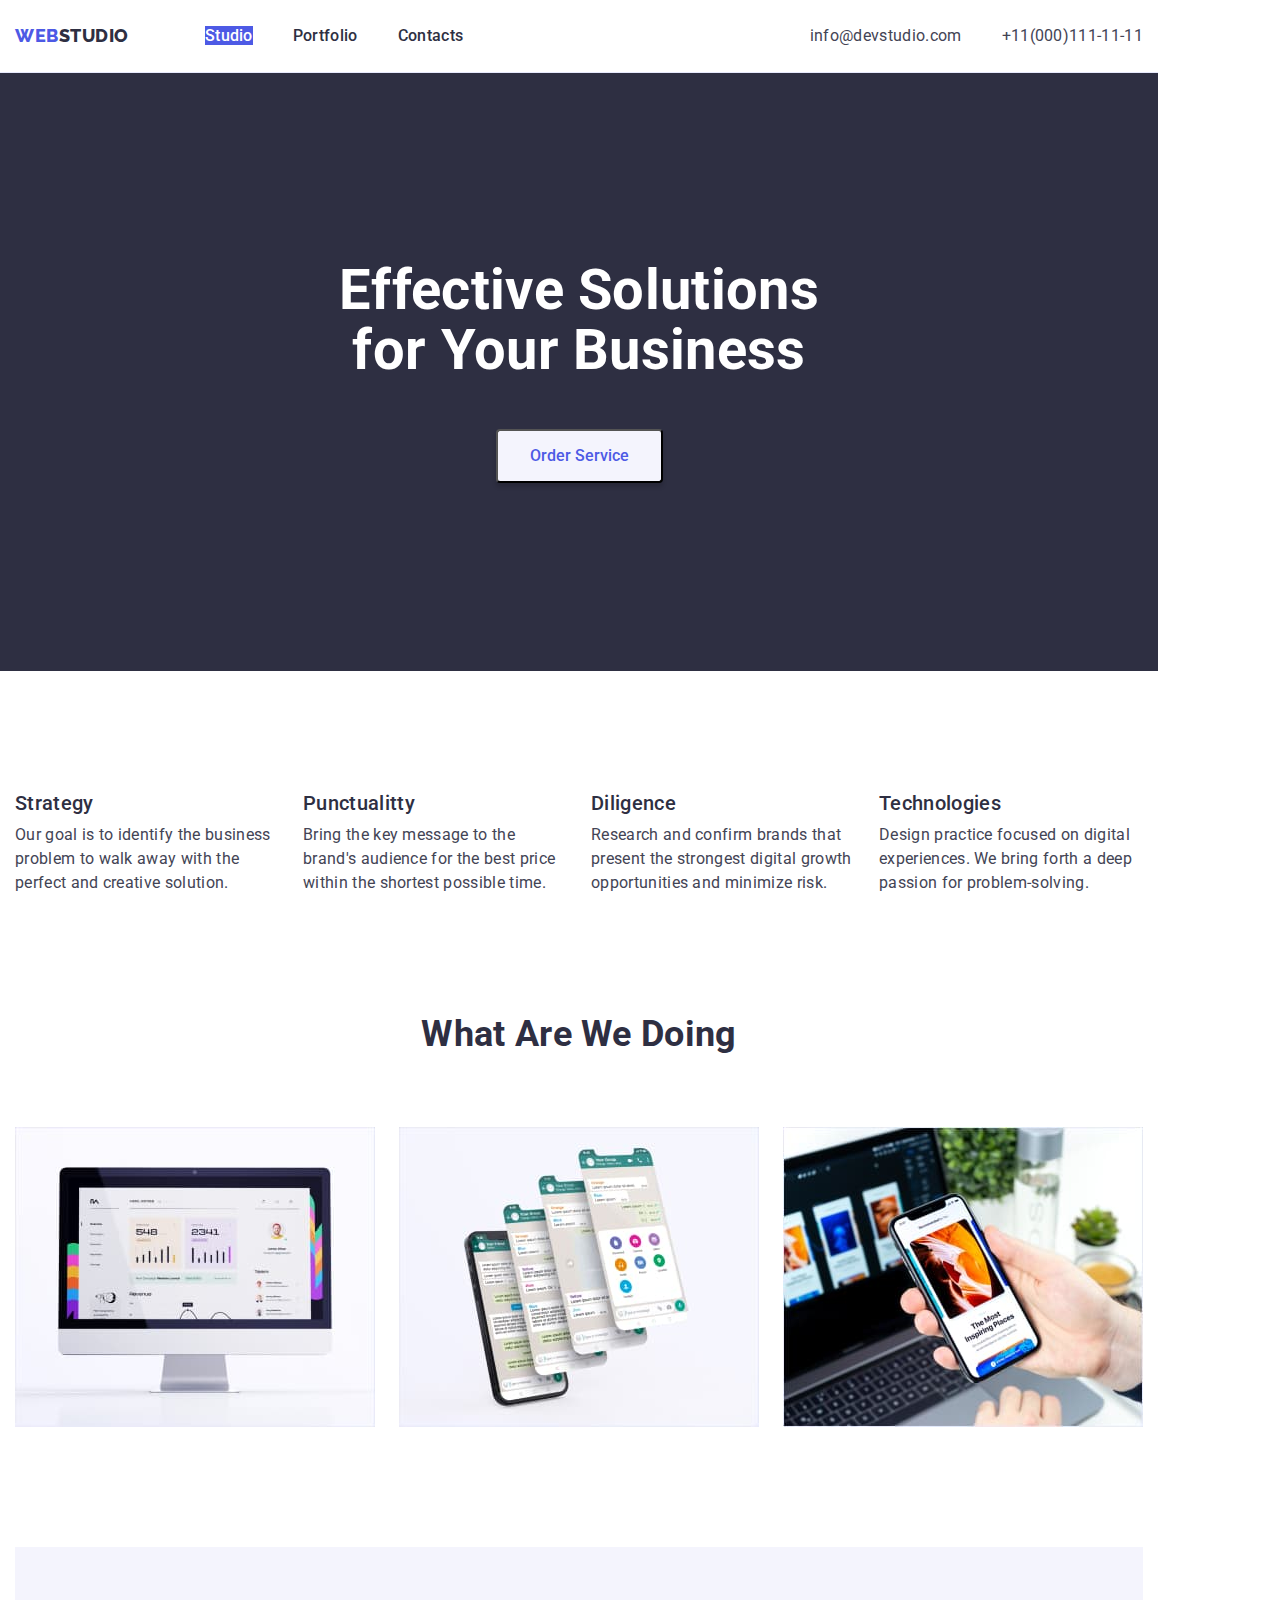
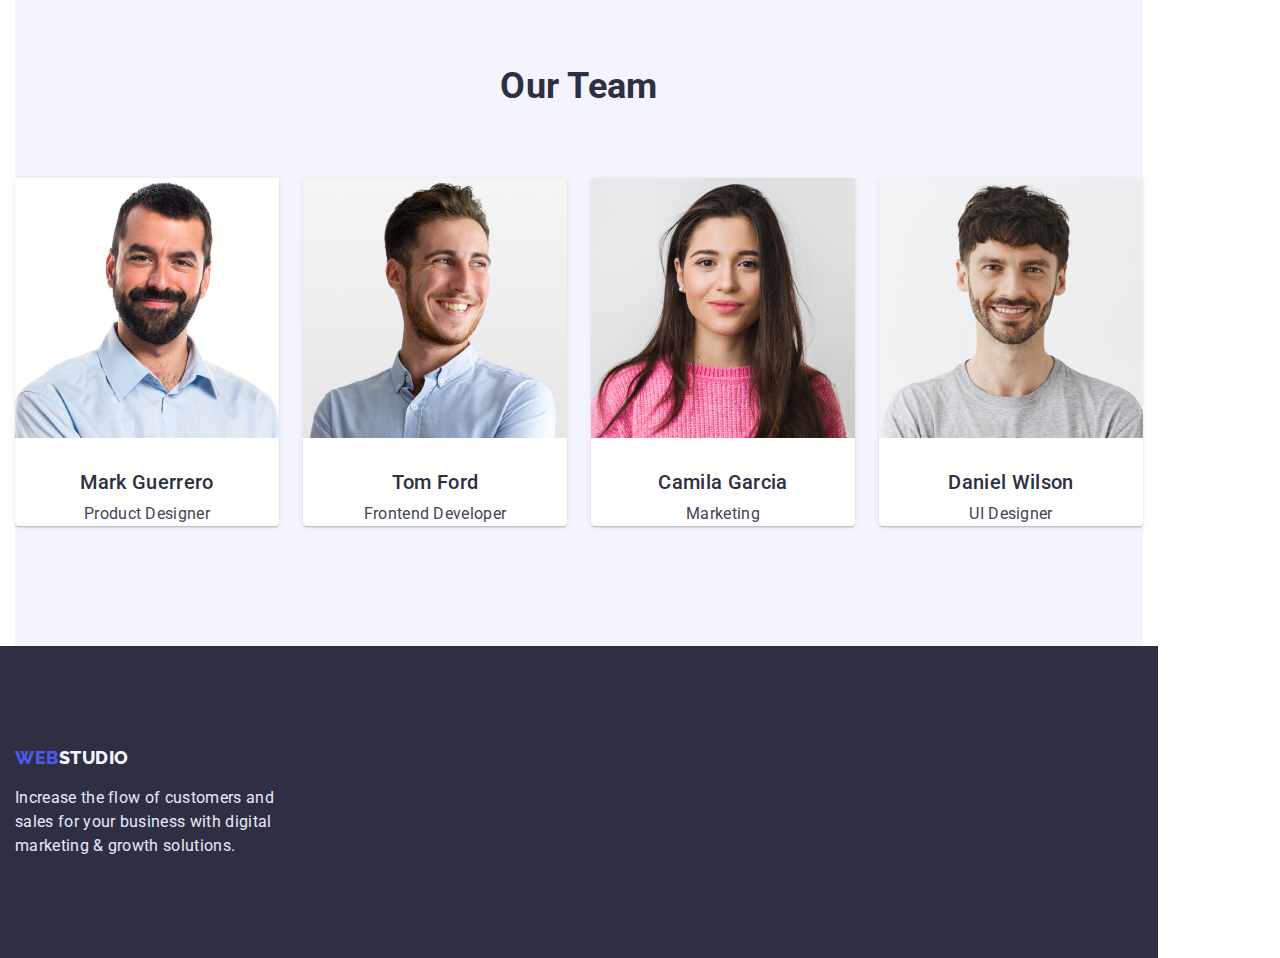
<file: index.html>
<!DOCTYPE html>
<html lang="en">
<head>
    <meta charset="UTF-8">
    <meta http-equiv="X-UA-Compatible" content="IE=edge">
    <meta name="viewport" content="width=device-width, initial-scale=1.0">
    <title>Document</title>
    <link 
    href="https://fonts.googleapis.com/css2?family=Raleway:wght@800&family=Roboto:wght@400;500;700;900&display=swap" 
    rel="stylesheet">
    <link rel="stylesheet" href="https://cdnjs.cloudflare.com/ajax/libs/modern-normalize/1.1.0/modern-normalize.css" integrity="sha512-Y0MM+V6ymRKN2zStTqzQ227DWhhp4Mzdo6gnlRnuaNCbc+YN/ZH0sBCLTM4M0oSy9c9VKiCvd4Jk44aCLrNS5Q==" crossorigin="anonymous" referrerpolicy="no-referrer" />
    <link rel="stylesheet" href="./css/style.css">
</head>
<body>
    <!-- ==================LOGO====== -->
    <header class="header">
        <div class="container">
            <nav class="header-nav">
            <a class="header-logo" href="./index.html">WEB<span class="header-logo-studio">STUDIO</span></a>
            <!-- ======================NAVIGATION -->
            <ul class="header-list list">
                <li class="header-item">
                    <a href="./index.html" class="header-link link current">Studio</a>
                </li>
                <li>
                    <a href="./portfolio.html" class="header-link link">Portfolio</a>
                </li>
                <li>
                    <a href=""class="header-link link">Contacts</a>
                </li>
            </ul>
            </nav>
            <address class="header-address">
                <ul class="header-list list">
                    <li class="header-item">
                        <a class="address-link link" href="mailto:info@devstudio.com">info@devstudio.com</a>
                    </li>
                    <li>
                        <a class="address-link link" href="tel:+11(000)1111111">+11(000)111-11-11</a>
                    </li>
                </ul>
            </address>
        </container>
    </header>
    <main>
        <!-- ================HERO -->
        <section class="zagolowok">
            <!-- ================ZAGOLOWOK -->
                <div class="container-main-title">
                    <h1 class="main-title">Effective Solutions for Your Business</h1>
                    <!-- =================kmopka glawnaja-->
                    <button type="button" class="hero-btn-order btn">Order Service</button>
                </div>
            </section>
        <section class="hero">
            <div class="container">
                <!-- daem-hero title cztoby spriatat' -->
            <h2 class="hero-title">our features</h2>
            <!-- =================text -->
            <div class="hero-text">
                <ul class="hero-list list">
                    <li class="hero-item">
                        <h3 class="hero-title-description">Strategy</h3>
                        <p class="hero-item-text">
                            Our goal is to identify the business problem to walk away with the perfect and creative solution.
                        </p>
                    </li>
                    <li class="hero-item">
                        <h3 class="hero-title-description">Punctualitty</h3>
                        <p class="hero-item-text">
                            Bring the key message to the brand's audience for the best price within the shortest possible time.
                        </p>
                    </li>
                    <li class="hero-item">
                        <h3 class="hero-title-description">Diligence</h3>
                        <p class="hero-item-text">
                            Research and confirm brands that present the strongest digital growth opportunities and minimize risk.
                        </p>
                    </li>
                    <li class="hero-item">
                        <h3 class="hero-title-description">Technologies</h3>
                        <p class="hero-item-text">
                            Design practice focused on digital experiences. We bring forth a deep passion for problem-solving.
                        </p>
                    </li>
                </ul>
            </div>
            </div>
                </section>
                <!-- ======================WHAT WE ARE -->
                <section class="gallery-action">   
                <div class="container">
                    <h2 class="gallery-team">What are we doing</h2>
                    <ul class="gallery-pics-list list">
                        <li class="gallery-pics-item">
                            <img class="img" src="./images/computer/computer.jpg" alt="computer with charts" width="360" />
                        </li>
                        <li class="gallery-pics-item">
                            <img class="img" src="./images/computer/screens.jpg" alt="different screens" width="360" />
                        </li>
                        <li class="gallery-pics-item">
                            <img class="img" src="./images/computer/smartphone.jpg" alt="phone and lap top" width="360" />
                        </li>
                    </ul>
                </div>
            </section>
        <div class="container">
            <section class="gallery">
                <!-- =====================OUR TEAM -->
                <h2 class="gallery-team">Our Team</h2>
                <ul class="hero-list-team list">
                    <li class="team-item">
                        <img class="img" src="./images/team/mark.jpg" alt="Mark's photo" width="264" height="260" />
                        <h3 class="gallery-team-member">Mark Guerrero</h3>
                        <p class="hero-item-text">Product Designer</p>
                    </li>
                    <li class="team-item">
                        <img class="img" src="./images/team/tom.jpg" alt="Tom's photo" width="264" height="260" />
                        <h3 class="gallery-team-member">Tom Ford</h3>
                        <p class="hero-item-text">Frontend Developer</p>
                    </li>
                    <li class="team-item">
                        <img class="img" src="./images/team/camila.jpg" alt="Camila's photo" width="264" height="260" />
                        <h3 class="gallery-team-member">Camila Garcia</h3>
                        <p class="hero-item-text">Marketing</p>
                    </li>
                    <li class="team-item">
                        <img class="img" src="./images/team/daniel.jpg" alt="Daniel's photo" width="264" height="260" />
                        <h3 class="gallery-team-member">Daniel Wilson</h3>
                        <p class="hero-item-text">UI Designer</p>
                    </li>
                </ul>
            </section>
        </div>
    </main>
    <!-- ==================================FOOTER -->
    <footer class="footer">
        <div class="container">
            <a class="header-logo" href="./index.html">WEB<span class="footer-logo-studio">STUDIO</span></a>
            <p class="footer-text">
                Increase the flow of customers and sales for your business with digital <br> marketing & growth solutions.
            </p>
        </div>
    </footer>
</body>
</html>
</file>
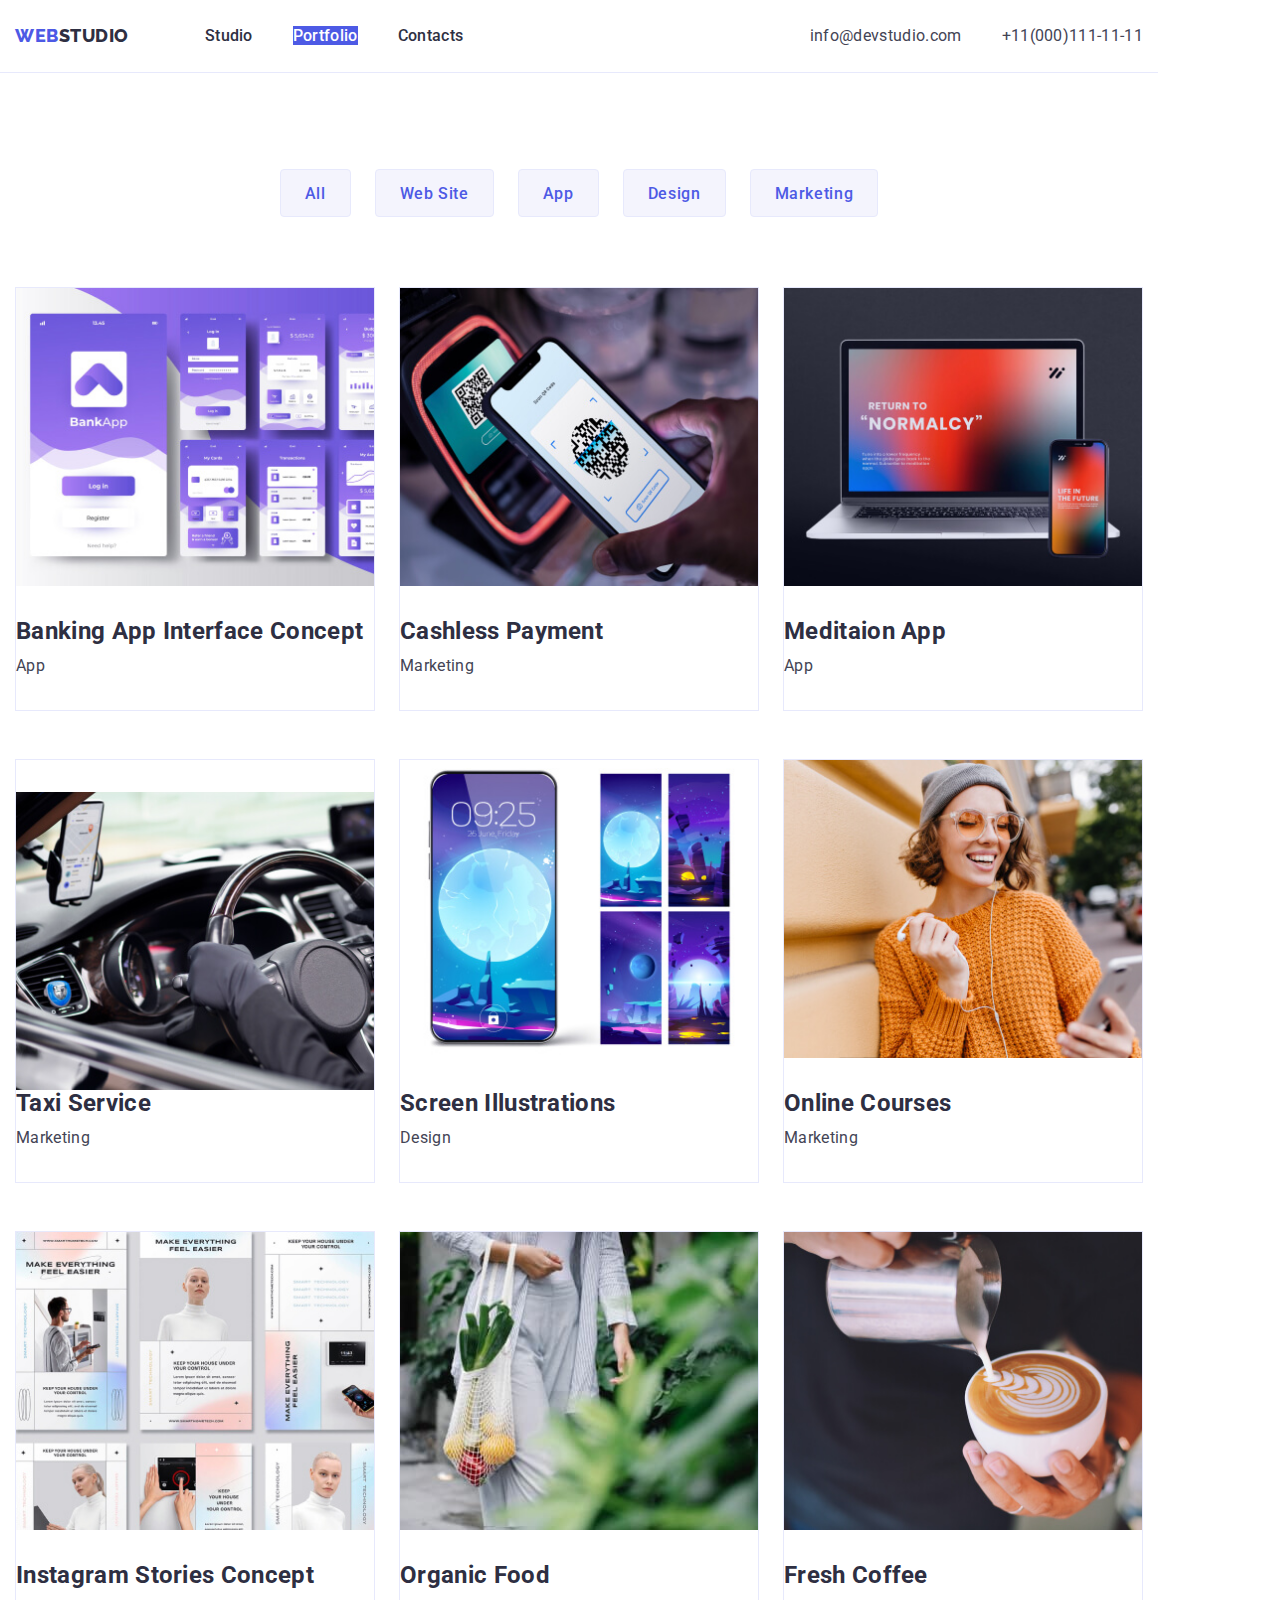
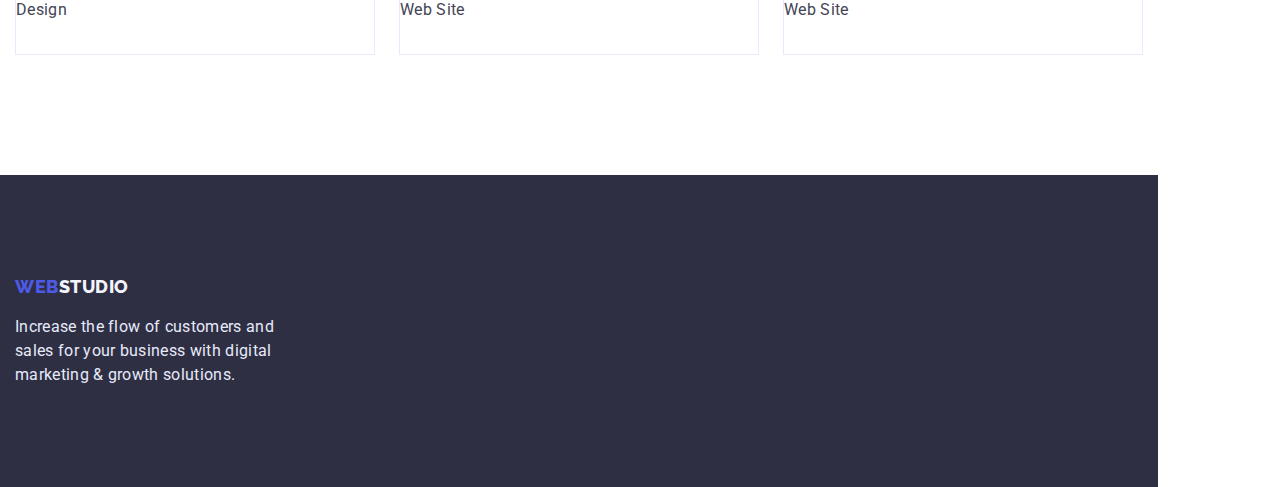
<file: portfolio.html>
<!DOCTYPE html>
<html lang="en">
<head>
    <meta charset="UTF-8">
    <meta http-equiv="X-UA-Compatible" content="IE=edge">
    <meta name="viewport" content="width=device-width, initial-scale=1.0">
    <title>portfolio</title>
    <link 
    href="https://fonts.googleapis.com/css2?family=Raleway:wght@800&family=Roboto:wght@400;500;700;900&display=swap" 
    rel="stylesheet">
    <link rel="stylesheet" href="https://cdnjs.cloudflare.com/ajax/libs/modern-normalize/1.1.0/modern-normalize.css" integrity="sha512-Y0MM+V6ymRKN2zStTqzQ227DWhhp4Mzdo6gnlRnuaNCbc+YN/ZH0sBCLTM4M0oSy9c9VKiCvd4Jk44aCLrNS5Q==" crossorigin="anonymous" referrerpolicy="no-referrer" />
    <link rel="stylesheet" href="./css/style.css">
</head>
<body>
    <!--   ======================== LOGO -->
    <header class="header">
        <div class="container">
            <nav class="header-nav">
            <a class="header-logo" href="./portfolio.html">WEB<span class="header-logo-studio">STUDIO</span></a>
            <!--  ==========================NAWIGATION -->
            <ul class="header-list list">
                <li class="header-item">
                    <a class="header-link link" href="./index.html">Studio</a>
                </li>
                <li class="header-item">
                    <a class="header-link link current" href="./portfolio.html">Portfolio</a>
                </li>
                <li class="header-item">
                    <a class="header-link link" href="">Contacts</a>
                </li>
            </ul>
        </nav>
        <!-- =====================ADDRESS -->
        <address class="header-address">
            <ul class="header-list list">
                <li class="header-item">
                    <a class="address-link link" href="mailto:info@devstudio.com">info@devstudio.com</a>
                </li>
                <li>
                    <a class="address-link link" href="tel:+11(000)1111111">+11(000)111-11-11</a>
                </li>
            </ul>
        </div>
        </address>
    </header>
    <!-- ==============================OSNOWNAJA CZAST' -->
        <main>
            <section class="hero">
                <!-- ========================KNOPKI -->
                <div class="container">
                    <ul class="hero-btn-list list">
                        <li class="hero-btn-item"> 
                        <button type="button" class="hero-btn btn">All</button>
                        </li>
                        <li class="hero-btn-item">
                            <button type="button" class="hero-btn btn">Web Site</button>
                        </li>
                        <li class="hero-btn-item">
                            <button type="button" class="hero-btn btn">App</button>
                        </li>
                        <li class="hero-btn-item">
                            <button type="button" class="hero-btn btn">Design</button>
                        </li>
                        <li class="hero-btn-item">
                            <button type="button" class="hero-btn btn">Marketing</button>
                        </li>
                    </ul>
                </div>
            </section>
<!-- ====================================KARTINKI -->
            <section class="hero-portfolio">
                <h1 class="hero-title">PORFOLIO</h1>
                    <div class="container">
                        <ul class="hero-portfolio-list list">
                                            <li class="hero-item">
                                                <img class="img" src="./images/portfolio/bankapp.jpg" alt="banking app" width="360"/>
                                                <div class="portfolio-text-wrap">
                                                    <h2 class="hero-portfolio-description">Banking App Interface Concept</h2>
                                                        <p class="hero-item-text">App</p>
                                                </div>
                                            </li>
                                            <li class="hero-item">
                                                <img class="img" src="./images/portfolio/qrcode.jpg" alt="qrcode" width="360"/>
                                                <div class="portfolio-text-wrap">
                                                    <h2 class="hero-portfolio-description">Cashless Payment</h2>
                                                        <p class="hero-item-text">Marketing</p>
                                                </div>
                                            </li>
                                            <li class="hero-item">
                                                <img class="img" src="./images/portfolio/phone&laptop.jpg" alt="phone&laptop" width="360"/>
                                                <div class="portfolio-text-wrap">
                                                    <h2 class="hero-portfolio-description">Meditaion App</h2>
                                                        <p class="hero-item-text">App</p>
                                                </div>
                                            </li>
                                            <li class="hero-item">
                                                <div class="portfolio-text-wrap">
                                                    <img class="img" src="./images/portfolio/taxiservice.jpg" alt="drivingwheel" width="360"/>
                                                    <h2 class="hero-portfolio-description">Taxi Service</h2>
                                                        <p class="hero-item-text">Marketing</p>
                                                </div>
                                            </li>
                                            <li class="hero-item">
                                                <img class="img" src="./images/portfolio/wallpapers.jpg" alt="wallpapers" width="360"/>
                                                <div class="portfolio-text-wrap">
                                                    <h2 class="hero-portfolio-description">Screen Illustrations</h2>
                                                        <p class="hero-item-text">Design</p>
                                                </div>
                                            </li>
                                            <li  class="hero-item">
                                                <img class="img" src="./images/portfolio/womansmiling.jpg" alt="woman's smiling" width="360"/>
                                                <div class="portfolio-text-wrap">
                                                    <h2 class="hero-portfolio-description">Online Courses</h2>
                                                        <p class="hero-item-text">Marketing</p>
                                                </div>
                                            </li>
                                            <li class="hero-item">
                                                <img class="img" src="./images/portfolio/instagamconcept.jpg" alt="instagam concept" width="360"/>
                                                <div class="portfolio-text-wrap">
                                                    <h2 class="hero-portfolio-description">Instagram Stories Concept</h2>
                                                        <p class="hero-item-text">Design</p>
                                                </div>
                                            </li>
                                            <li class="hero-item">
                                                <img class="img" src="./images/portfolio/vegatables.jpg" alt="vegatables" width="360"/>
                                                <div class="portfolio-text-wrap">
                                                    <h2 class="hero-portfolio-description">Organic Food</h2>
                                                        <p class="hero-item-text">Web Site</p>
                                                </div>
                                            </li>
                                            <li class="hero-item">
                                                <img class="img" src="./images/portfolio/coffee.jpg" alt="cappucino" width="360"/>
                                                <div class="portfolio-text-wrap">
                                                    <h2 class="hero-portfolio-description">Fresh Coffee</h2>
                                                        <p class="hero-item-text">Web Site</p>
                                                </div>
                                            </li>
                                        </ul>
                    </div>   
                </section>
        </main>
        <!-- =========================FOOOOOOOOTER -->
        <footer class="footer">
        <div class="container">
            <a class="header-logo" href="./portfolio.html">WEB<span class="footer-logo-studio">STUDIO</span></a>
            <p class="footer-text">
                Increase the flow of customers and sales for your business with digital <br> marketing & growth solutions.
            </p>
        </div>
    </footer>
</body>
</html>
</file>
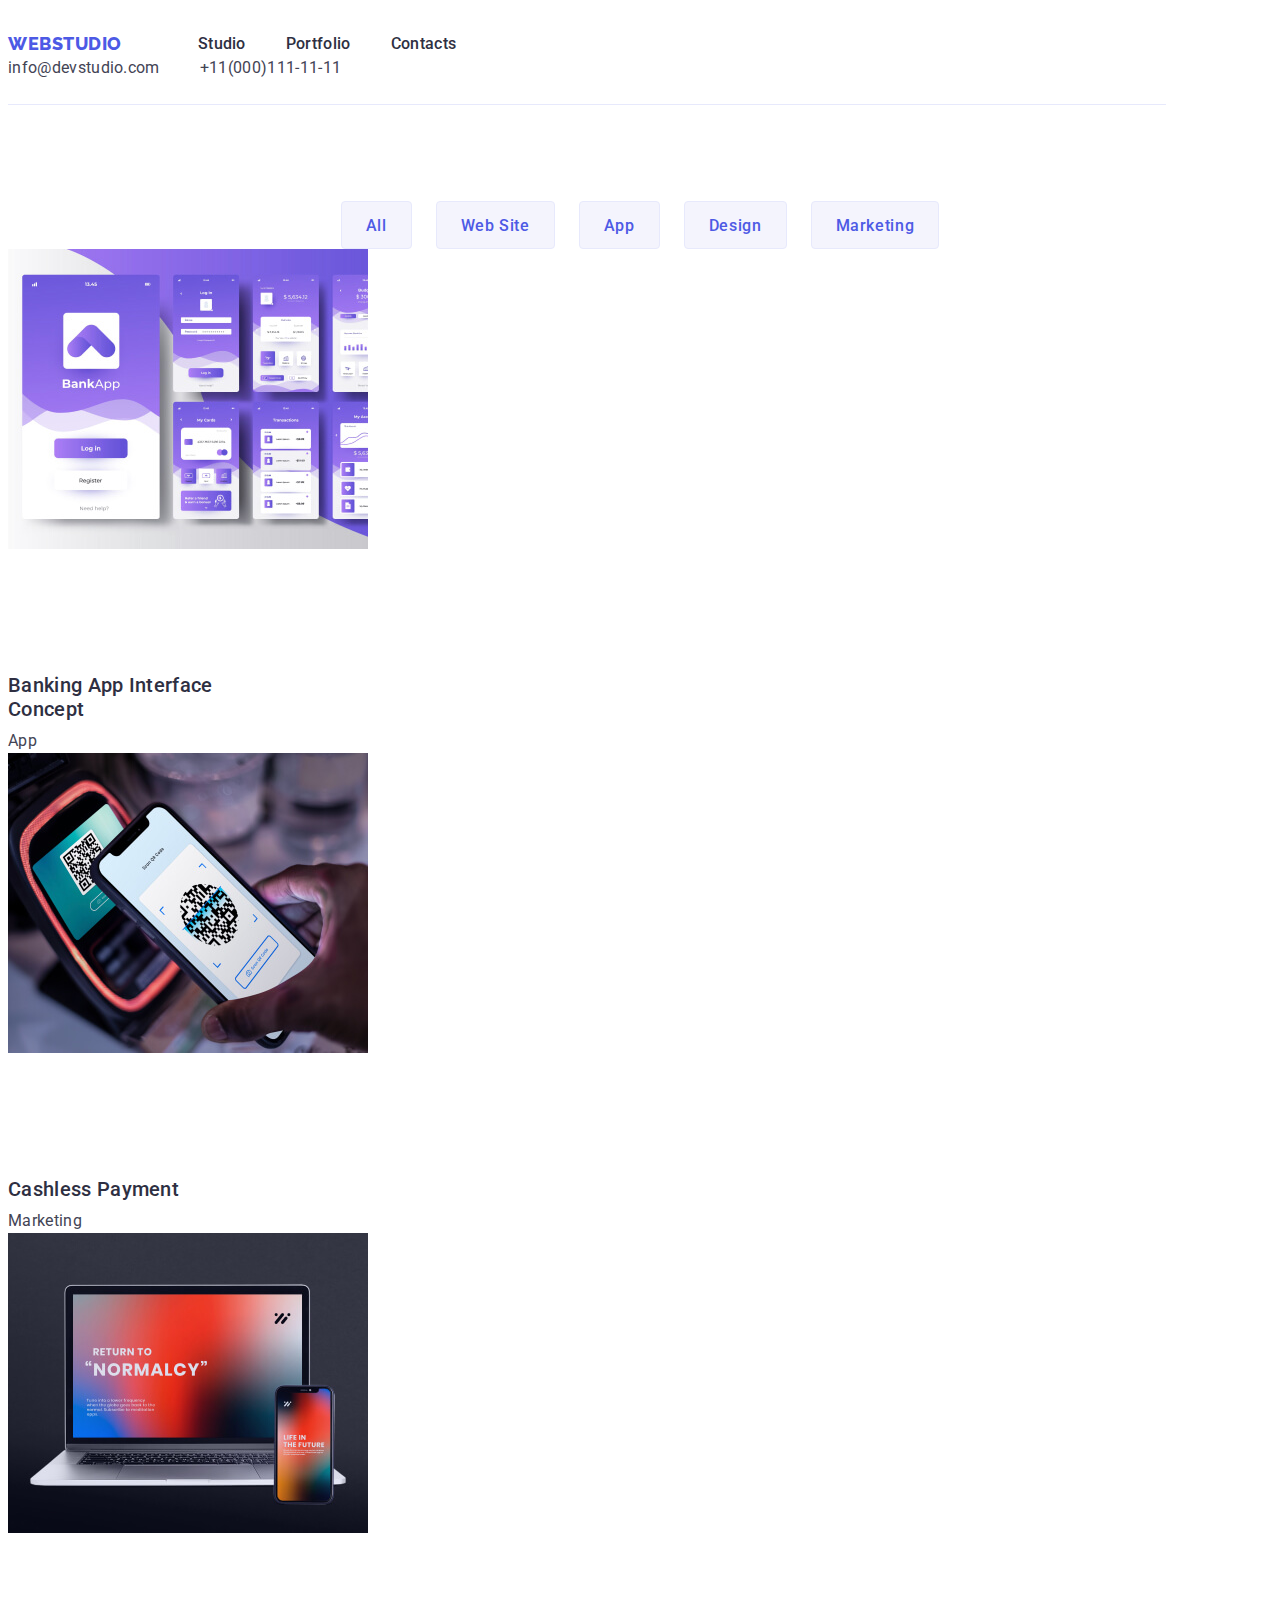
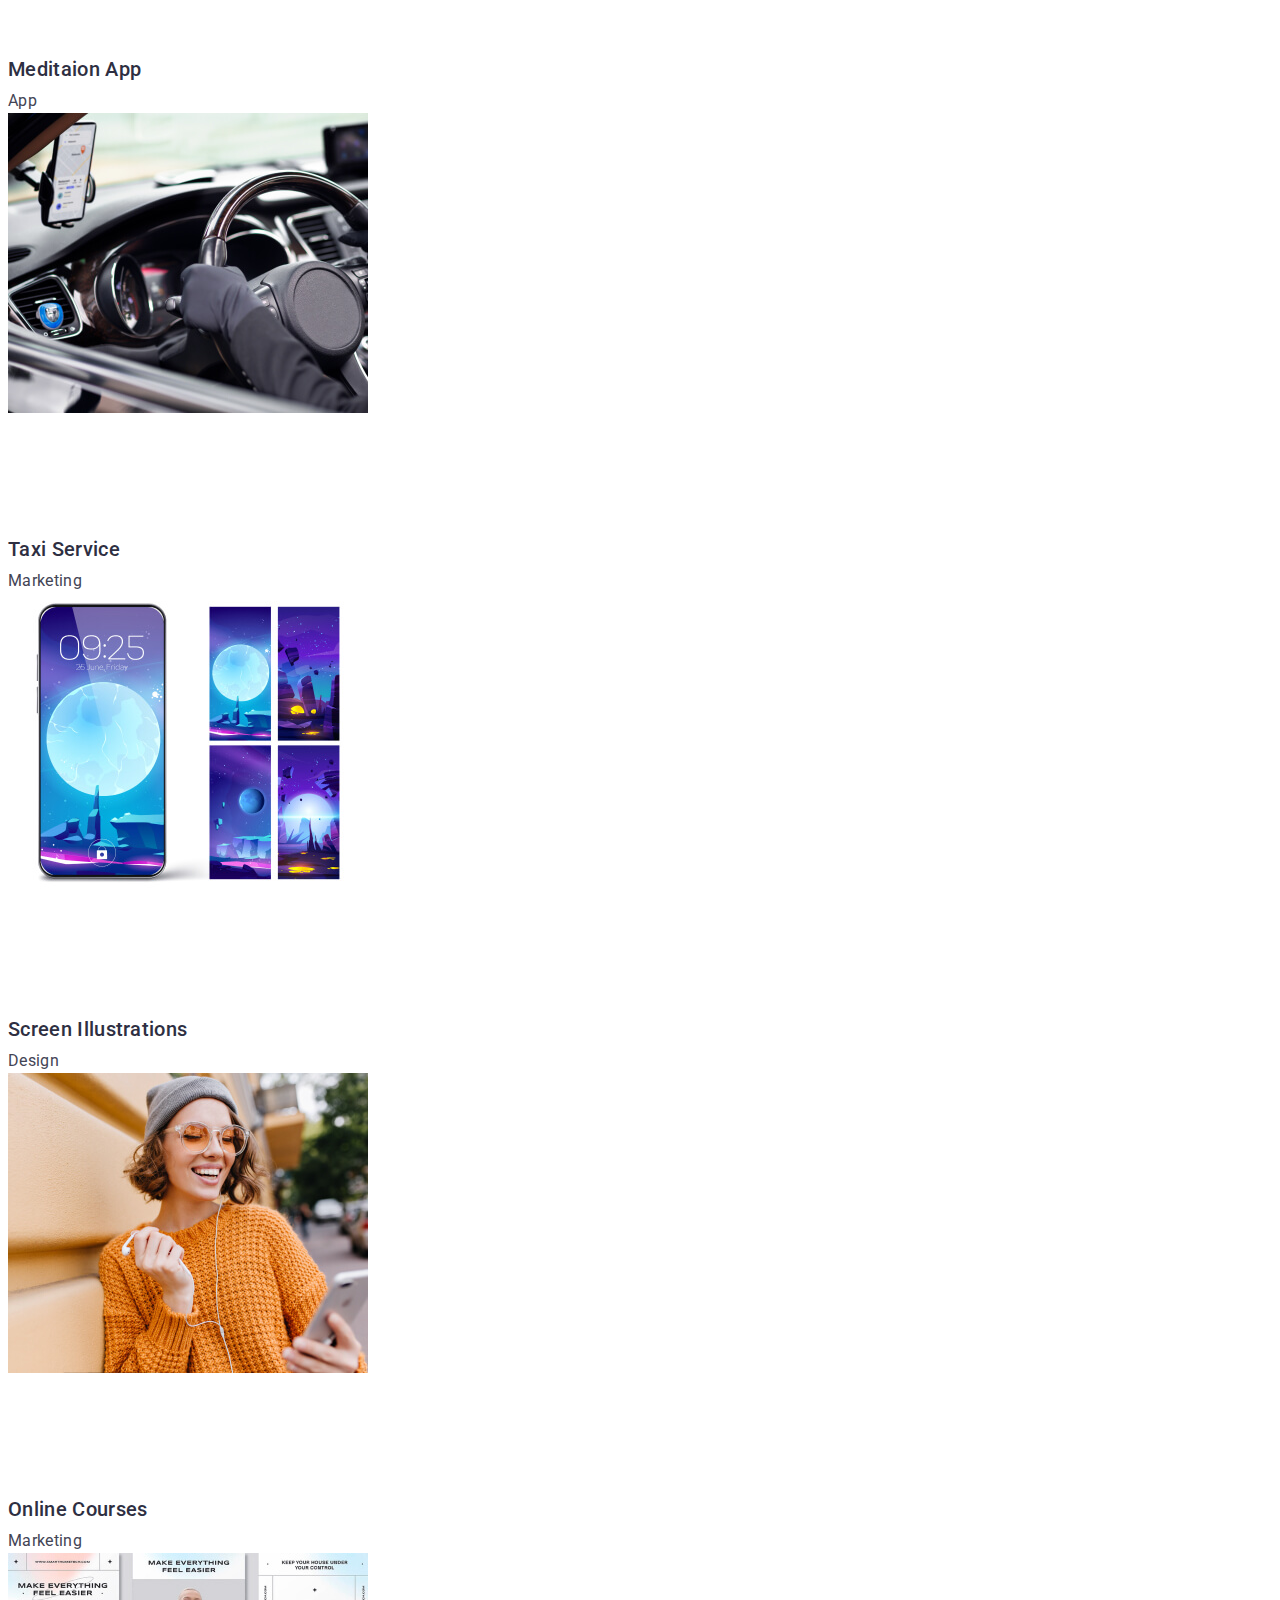
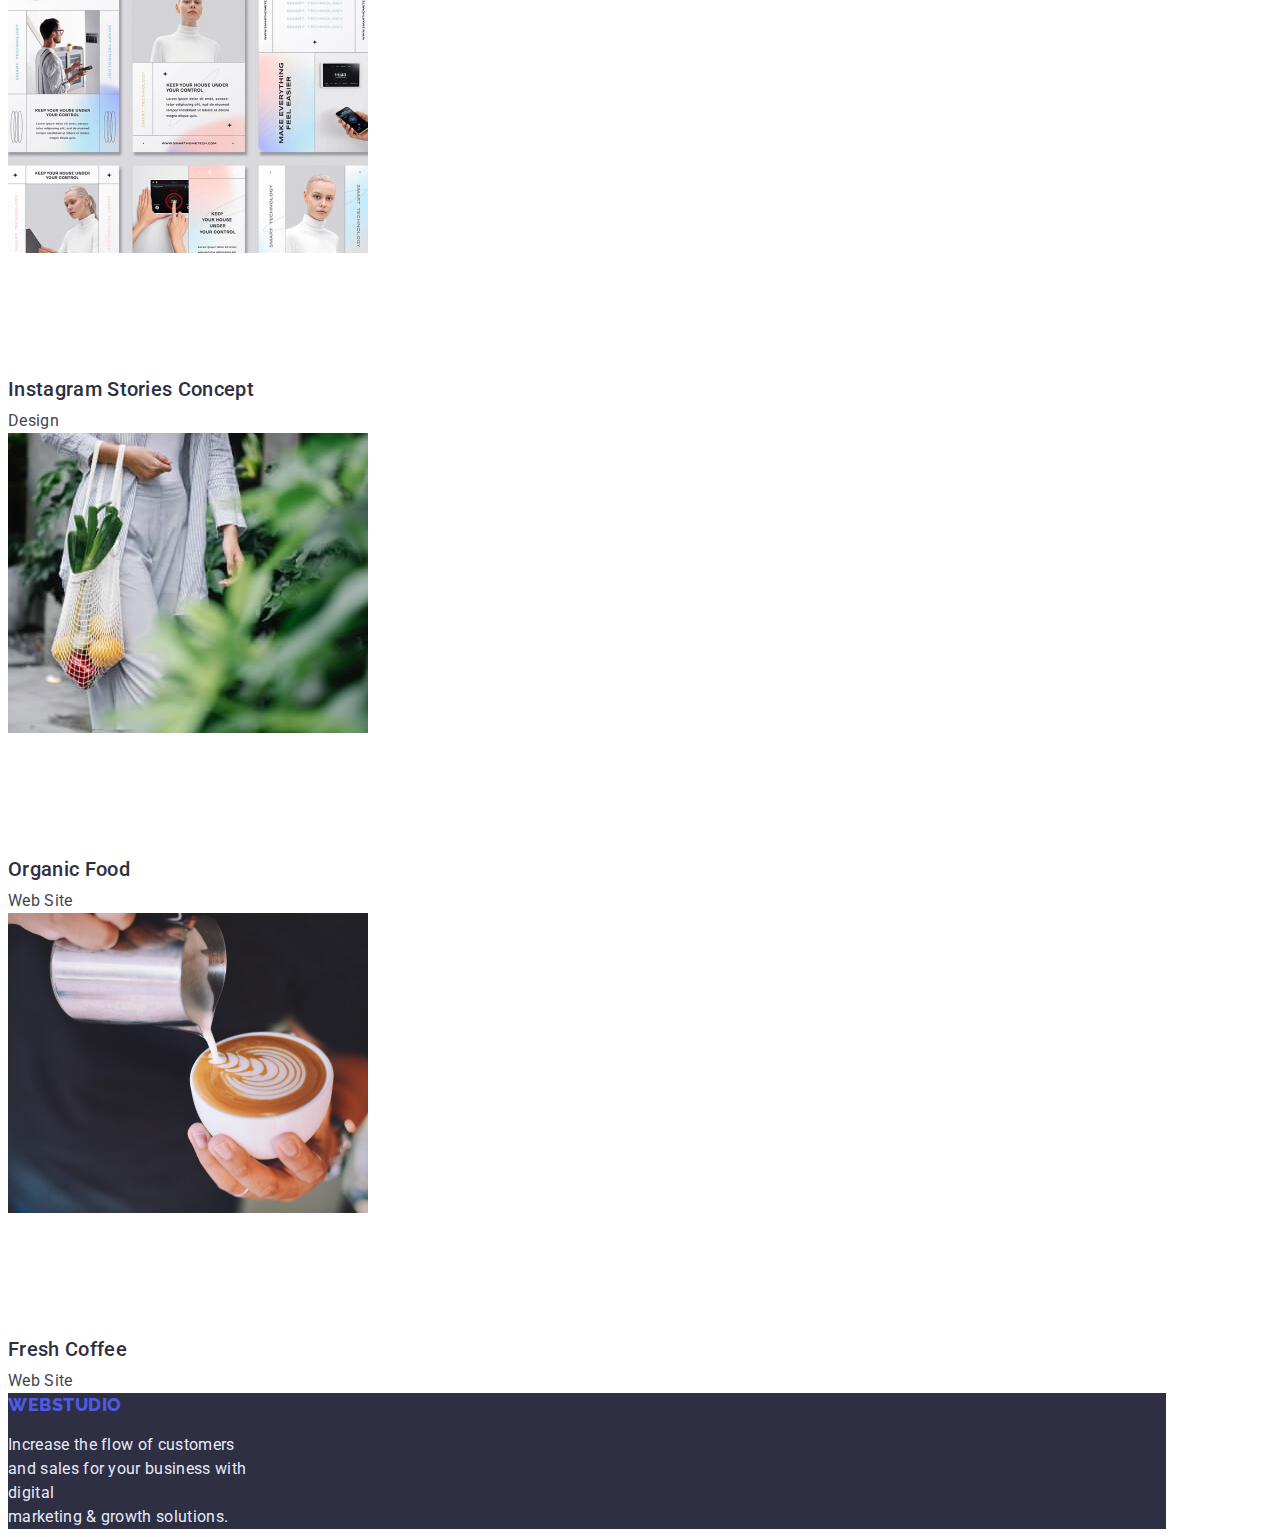
<file: html/portfolio.html>
<!DOCTYPE html>
<html lang="en">
<head>
    <meta charset="UTF-8">
    <meta http-equiv="X-UA-Compatible" content="IE=edge">
    <meta name="viewport" content="width=device-width, initial-scale=1.0">
    <title>portfolio</title>
    <link 
    href="https://fonts.googleapis.com/css2?family=Raleway:wght@800&family=Roboto:wght@400;500;700;900&display=swap" 
    rel="stylesheet">
    <link rel="stylesheet" href="../css/style.css">
</head>
<body>
    <!--   ======================== LOGO -->
    <header class="header">
        <nav class="header-nav">
        <a class="header-logo" href="./portfolio.html"><span class="header-logo-web">WEB</span>STUDIO</a>
        <!--  ==========================NAWIGATION -->
        <ul class="header-list list">
            <li class="header-item">
                <a class="header-link link" href="../html/index.html">Studio</a>
            </li>
            <li class="header-item">
                <a class="header-link link" href="./portfolio.html">Portfolio</a>
            </li>
            <li class="header-item">
                <a class="header-link link" href="">Contacts</a>
            </li>
        </ul>
        </nav>
        <!-- =====================ADDRESS -->
        <address class="header-address">
        <ul class="header-list list">
            <li class="header-item">
                <a class="address-link link" href="mailto:info@devstudio.com">info@devstudio.com</a>
            </li>
            <li>
                <a class="address-link link" href="tel:+11(000)1111111">+11(000)111-11-11</a>
            </li>
        </ul>
        </address>
    </header>
    <!-- ==============================OSNOWNAJA CZAST' -->
        <main>
            <section class="hero">
                <!-- ========================KNOPKI -->
                <ul class="hero-btn-list list">
                    <li class="hero-btn-item"> 
                    <button type="button" class="hero-btn btn">All</button>
                    </li>
                    <li class="hero-btn-item">
                        <button type="button" class="hero-btn btn">Web Site</button>
                    </li>
                    <li class="hero-btn-item">
                        <button type="button" class="hero-btn btn">App</button>
                    </li>
                    <li class="hero-btn-item">
                        <button type="button" class="hero-btn btn">Design</button>
                    </li>
                    <li class="hero-btn-item">
                        <button type="button" class="hero-btn btn">Marketing</button>
                    </li>
                </ul>
            <h1 class="hero-title">portfolio</h1>
            <!-- ====================================KARTINKI -->
            <ul class="hero-list list">
                <li class="hero-item">
                    <img src="../images/bankapp.jpg" alt="banking app" width="360" height="300"/>
                    <h2 class="hero-title-description">Banking App Interface Concept</h2>
                        <p class="hero-item-text">App</p>
                </li>
                <li class="hero-item">
                    <img src="../images/qrcode.jpg" alt="qrcode" width="360" height="300"/>
                    <h2 class="hero-title-description">Cashless Payment</h2>
                        <p class="hero-item-text">Marketing</p>
                </li>
                <li class="hero-item">
                    <img src="../images/phone&laptop.jpg" alt="phone&laptop" width="360" height="300"/>
                    <h2 class="hero-title-description">Meditaion App</h2>
                        <p class="hero-item-text">App</p>
                </li>
                <li class="hero-item">
                    <img src="../images/taxiservice.jpg" alt="drivingwheel" width="360" height="300"/>
                    <h2 class="hero-title-description">Taxi Service</h2>
                        <p class="hero-item-text">Marketing</p>
                </li>
                <li class="hero-item">
                    <img src="../images/wallpapers.jpg" alt="wallpapers" width="360" height="300"/>
                    <h2 class="hero-title-description">Screen Illustrations</h2>
                        <p class="hero-item-text">Design</p>
                </li>
                <li class="hero-item">
                    <img src="../images/womansmiling.jpg" alt="woman's smiling" width="360" height="300"/>
                    <h2 class="hero-title-description">Online Courses</h2>
                        <p class="hero-item-text">Marketing</p>
                </li>
                <li class="hero-item">
                    <img src="../images/instagamconcept.jpg" alt="instagam concept" width="360" height="300"/>
                    <h2 class="hero-title-description">Instagram Stories Concept</h2>
                        <p class="hero-item-text">Design</p>
                </li>
                <li class="hero-item">
                    <img src="../images/vegatables.jpg" alt="vegatables" width="360" height="300"/>
                    <h2 class="hero-title-description">Organic Food</h2>
                        <p class="hero-item-text">Web Site</p>
                </li>
                <li class="hero-item">
                    <img src="../images/coffee.jpg" alt="cappucino" width="360" height="300"/>
                    <h2 class="hero-title-description">Fresh Coffee</h2>
                        <p class="hero-item-text">Web Site</p>
                </li>
            </ul>
            </section>
        </main>
        <!-- =========================FOOOOOOOOTER -->
        <footer class="footer">
        <a class="header-logo" href="./ind.html"><span class="header-logo-web">WEB</span>STUDIO</a>
        <p class="footer-text">
            Increase the flow of customers <br> and sales for your business with digital <br> marketing & growth solutions.
        </p>
    </footer>
</body>
</html>
</file>
<file: css/style.css>
/* delaem dla togo cztob wpisat peremennyje CSS */
:root {
    --text-color: #434455;
    --title-text-color: #2E2F42;
    --text-footer-color: #E7E9FC;
    --btn-color: #4D5AE5;
    --btn-text-color: #4D5AE5;
    --btn-text-secondary-color: #FFFFFF;
    --primary-bg-color: #FFFFFF;
    --bg-color-image: #FFFFFF;
    --btn-bg-color: #F4F4FD;
    --bg-color-section: #F4F4FD; 
    --bg-zagolowok: #2E2F42;
}
/* ============body */
body {
color: var(--title-text-color);
font-family: 'Roboto', sans-serif;
letter-spacing: 0.02em;
background: var(--primary-bg-color);
}
* {
    box-sizing: border-box;
}
h1,
h2,
h3,
h4,
h5,
h6,
p {
    margin: 0;
}

.list {
    list-style: none;
    padding: 0;
    margin: 0;
}
.link {
    text-decoration: none;
}
.img {
    display: block;
    max-width: 100%;
}
/* ====================HEADER */
.header {
    background: var(--primary-bg-color);
    max-width: 1158px;
    padding-top: 24px;
    padding-bottom: 24px;
    border-bottom: 1px solid #E7E9FC;
}

.header-list {
    display: flex;
    gap: 40px;
}
.header-nav {
    display: flex;
    align-items: center;
    margin-right: auto;
}
.header .container {
    display: flex;
    align-items: center;
}

.container {
    /* outline: 2px tomato solid; */
    max-width: 100%;
    max-width: 1158px;
    padding-right: 15px;
    padding-left: 15px;
    
}
/* ==========================H1 */
.container-main-title {
    width: 496px;
    margin-right: auto;
    margin-left: auto;
    padding-top: 188px;
    padding-bottom: 188px;
    align-items: center;
}
.main-title {
text-align: center;
font-weight: 700;   
font-size: 56px;
line-height: 1.07;
text-align: center;

color: var(--bg-color-image);
}
/* =================logo */
.header-logo {
margin-right: 76px;

font-family: 'Raleway', sans-serif;
font-weight: 800;
font-size: 18px;
line-height: 1.33;
align-items: center;
letter-spacing: 0.03em;
text-decoration: none;
color: var(--btn-color);
}
.header-logo-studio {
color:var(--title-text-color);
}
.footer-logo-studio {
color: var(--btn-bg-color);    
}
/* ==================navigation */
.header-link {
font-weight: 500;
font-size: 16px;
line-height: 1.5;
color: var(--title-text-color);
}
.header-link:focus,
.header-link:hover {
color: var(--btn-color);
}
.header-nav .current {
    background-color: var(--btn-color);
    color: var(--btn-text-secondary-color);
}
/* =====================adres */
.address-link {
font-style: normal;
font-size: 16px;    
line-height: 1.5;
color: var(--text-color);
}
.address-link:hover,
.address-link:focus {
color: var(--btn-color); 
}
/* ==============ZAGOLOWOK  stuidio*/
.zagolowok {
    background-color: var(--bg-zagolowok); 
    max-width: 1158px;
}
/* ===================knopki spisok portfolio */
.hero-btn-list {
    display: flex;
    gap: 24px;
    justify-content: center;
}
.hero-btn-list .hero-btn-item {
    padding-top: 96px;
}
/* ===================PORTFOLIO KARTINKI  */
.hero-portfolio .container {
    padding-top: 70px;
}
.hero-portfolio-list {
    display: flex;
    flex-wrap: wrap;
    margin-left: -24px;
    margin-top: -48px;
    padding-bottom: 120px;
}
.hero-portfolio-list .hero-item {
    flex-basis: calc(100% / 3 - 24px);
    border: 1px solid #E7E9FC;
    margin-left: 24px;
    margin-top: 48px;
}
.portfolio-text-wrap {
padding-top: 32px;
padding-bottom: 32px;
}

/* =================knopki design*/
.hero-btn-order {
    border-radius: 4px;
    padding: 16px 32px;
    margin-top: 48px;
    margin-left: auto;
    margin-right: auto;
    display: block;

font-family: 'Roboto', sans-serif;
    font-weight: 500;
    font-size: 16px;
    box-shadow: 0px 4px 4px rgb(0 0 0 / 15%);

color: var(--btn-color);
background: var(--btn-bg-color);
cursor: pointer;
}
.hero-btn-order:hover,
.hero-btn-order:focus {
background: var(--btn-color);
color: var(--btn-text-secondary-color);
}

.hero-btn {
align-items: center;
padding: 12px 24px;

height: 48px;

border: 1px solid #E7E9FC;
border-radius: 4px;
font-family: 'Roboto', sans-serif;
font-weight: 500;
font-size: 16px;
line-height: 1.5;
letter-spacing: 0.04em;
color: var(--btn-color);
background: var(--btn-bg-color);
cursor: pointer;
}
.hero-btn:hover,
.hero-btn:focus {
background: var(--btn-color);
color: var(--btn-text-secondary-color);
}
/* ================text studio */

.hero-text .hero-list {
    display: flex;
    gap: 24px;
}

.hero-list .hero-item {
    width: 264px;
}

.hero-title-description {
    padding-top: 120px;
    width: 264px;

}
.hero-item-text {
    margin-top: 8px;
}
/* ======================ZAGOLOWOKi */
.gallery-team {
font-weight: 700;   
font-size: 36px;
line-height: 1.1;
text-align: center;

text-transform: capitalize;
}
.gallery-team-member {
font-weight: 500;
font-size: 20px;
line-height: 1.2;
color: var(--title-text-color);
}
/* =================WHAT WE ARE DOING */
.gallery-action .gallery-team {
padding-top: 120px;
}
.gallery-pics-list {
display: flex;
margin-top: 72px;
padding-bottom: 120px;
gap: 24px;
}
.gallery-pics-item {    
    width: calc((100% - 48px) / 3)
}
/* ===============OUR TEAM  */
.gallery .gallery-team {
padding-top: 120px;
}

.gallery .hero-list-team {
display: flex;
margin-top: 72px;
gap: 24px;
text-align: center
}

.gallery-team-member {
    margin-top: 32px;
}

.gallery .hero-item-text {
    margin-top: 8px;
}

.hero-list-team .team-item {
    width: calc((100% - 3*24px) / 4);

    background: var(--bg-color-image);
    box-shadow: 0px 1px 6px rgba(46, 47, 66, 0.08), 0px 1px 1px rgba(46, 47, 66, 0.16), 0px 2px 1px rgba(46, 47, 66, 0.08);
    border-radius: 0px 0px 4px 4px;
    margin-bottom: 120px;
}

.gallery {
    background-color:var(--bg-color-section);
}
/* ================KARTINKI */
.hero-title {
position: absolute;
white-space: nowrap;
width: 1px; 
height: 1px;
overflow: hidden;
border: 0;
padding: 0;
clip: rect(0 0 0 0);
clip-path: inset(50%);
margin: -1px;
}

.hero-title-description {
font-weight: 500;
font-size: 20px;
line-height: 1.2;
color: var(--title-text-color);
}

.hero-item-text {
font-size: 16px;
line-height: 1.5;
color: var(--text-color);
}

/* ===================foooooooter */
.footer {
    background-color: var(--bg-zagolowok);
    max-width: 1158px;

}
.footer .container {
    padding-top: 100px;
    padding-bottom: 100px;
    align-items: center;
}

.footer-text {
margin-top: 16px;
max-width: 264px;
font-size: 16px;
line-height: 1.5;
color:var(--text-footer-color);
}
</file>
